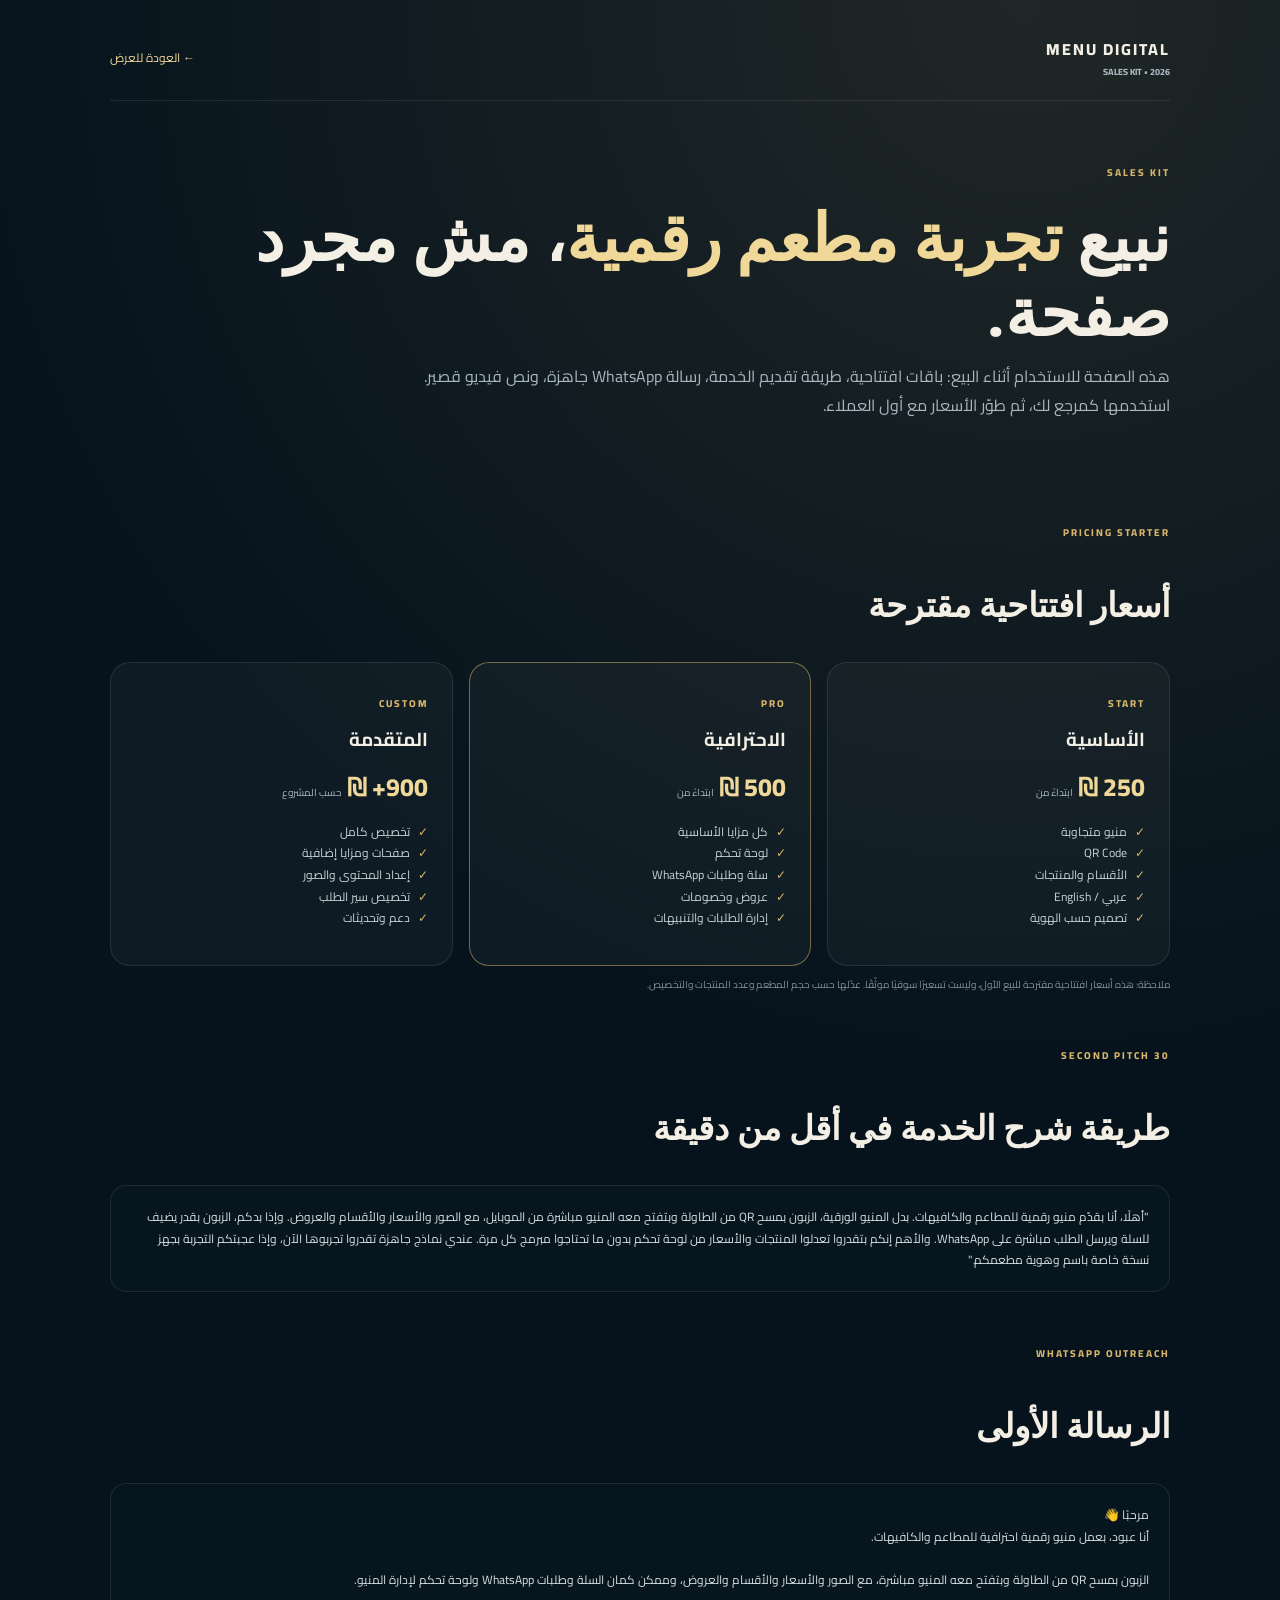
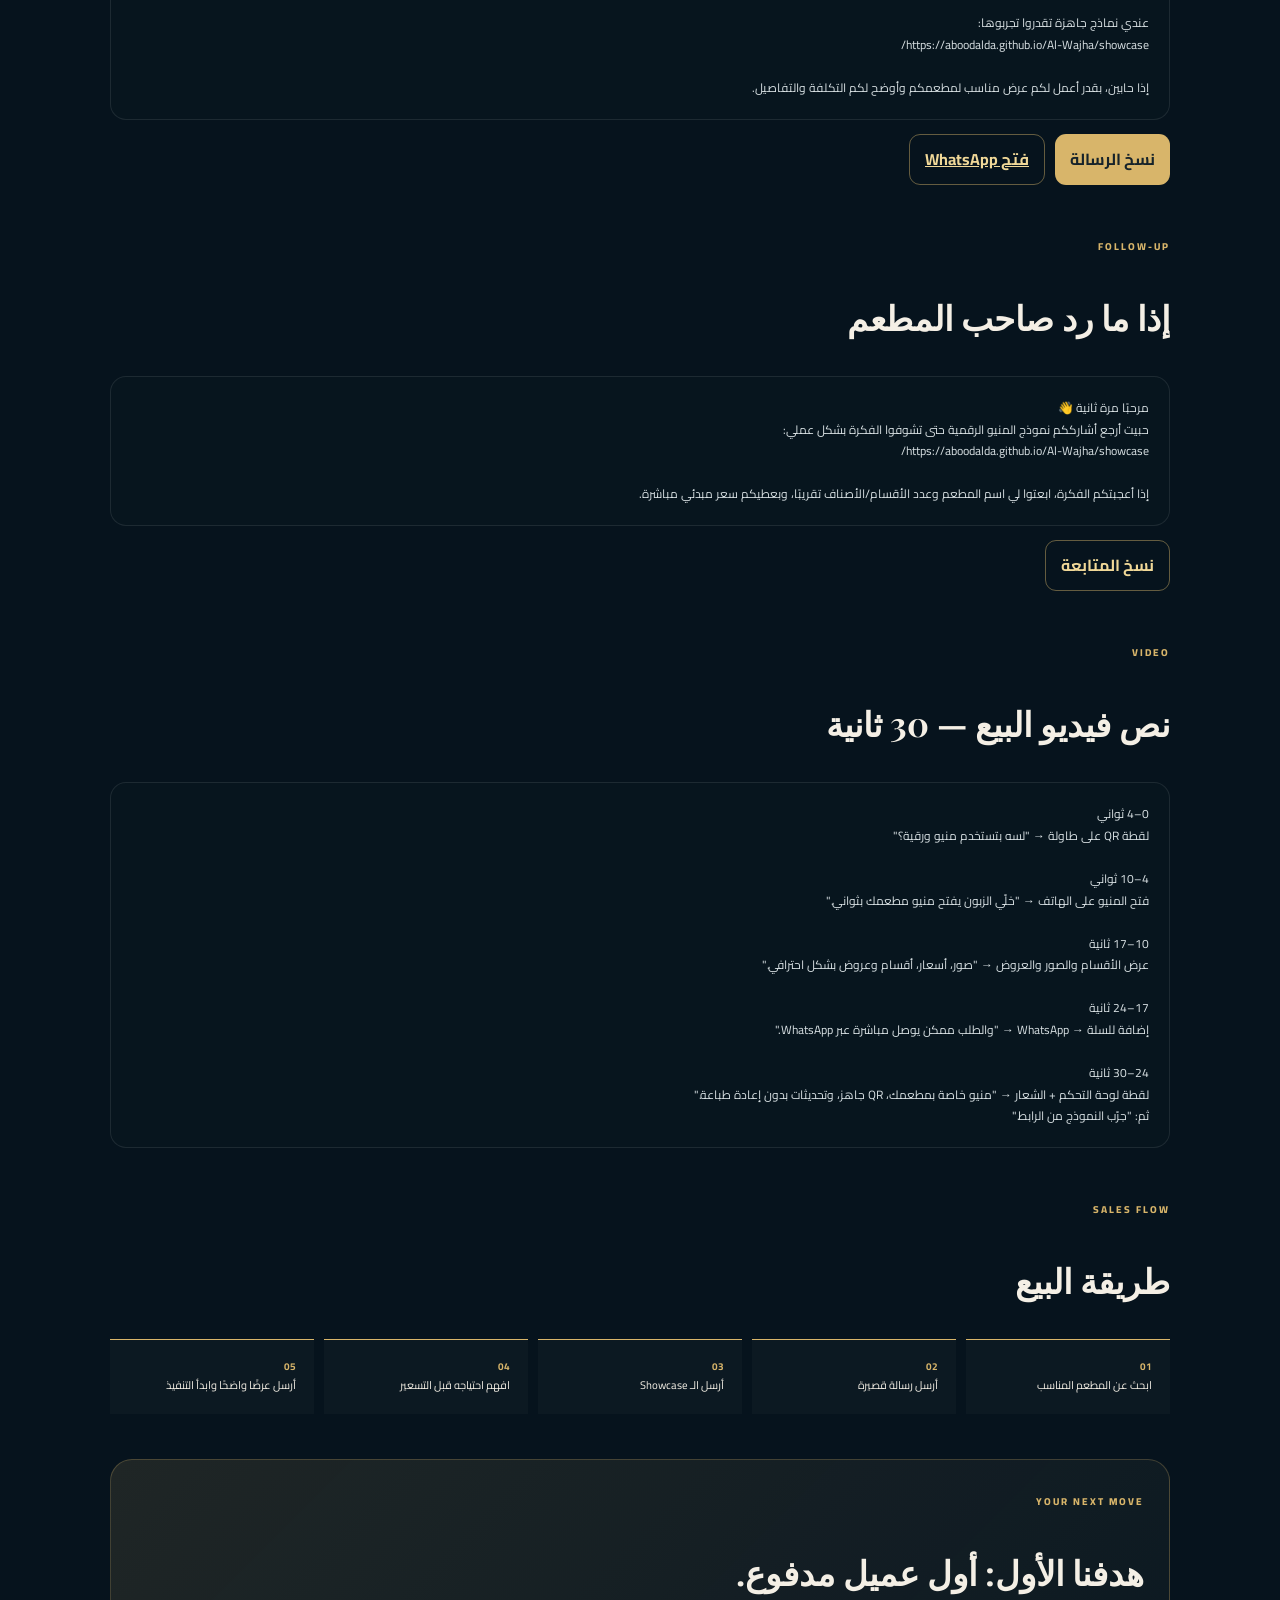
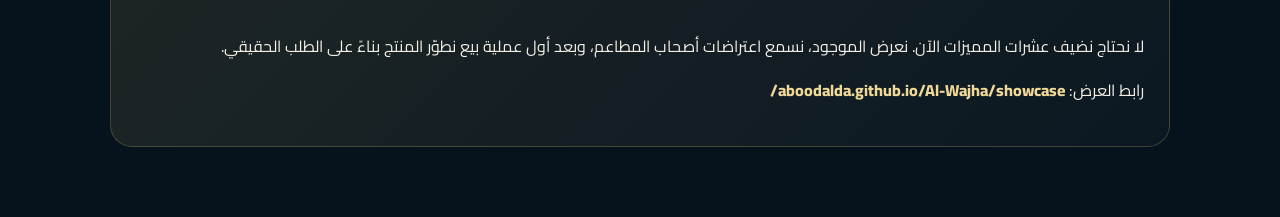
<file: showcase/sales-kit.html>
<!doctype html>
<html lang="ar" dir="rtl">
<head>
<meta charset="utf-8">
<meta name="viewport" content="width=device-width,initial-scale=1">
<title>Sales Kit — Digital Menu</title>
<link rel="preconnect" href="https://fonts.googleapis.com">
<link rel="preconnect" href="https://fonts.gstatic.com" crossorigin>
<link href="https://fonts.googleapis.com/css2?family=Cairo:wght@400;600;700;800&family=Playfair+Display:wght@600;700&display=swap" rel="stylesheet">
<style>
:root{--bg:#06131d;--panel:#0b1d29;--text:#f4efe5;--muted:#a9b7be;--gold:#d8b56a;--gold2:#f0d898;--line:rgba(255,255,255,.09)}
*{box-sizing:border-box}body{margin:0;background:radial-gradient(circle at 80% 0%,rgba(216,181,106,.12),transparent 30%),var(--bg);color:var(--text);font-family:Cairo,sans-serif;line-height:1.8}.wrap{max-width:1100px;margin:auto;padding:35px 20px 70px}.top{display:flex;justify-content:space-between;align-items:center;border-bottom:1px solid var(--line);padding-bottom:20px}.brand{font-weight:800;letter-spacing:2px}.brand small{display:block;color:var(--muted);font-size:9px;letter-spacing:0}.back{color:var(--gold2);text-decoration:none;font-size:12px}.hero{padding:55px 0 35px}.eyebrow{color:var(--gold);font-size:10px;font-weight:800;letter-spacing:2px}.hero h1{font-family:"Playfair Display",serif;font-size:clamp(38px,6vw,65px);line-height:1.15;margin:12px 0}.hero h1 em{font-style:normal;color:var(--gold2)}.hero p{color:var(--muted);max-width:760px}.grid{display:grid;grid-template-columns:repeat(3,1fr);gap:16px}.card{background:rgba(255,255,255,.035);border:1px solid var(--line);border-radius:20px;padding:24px}.card.featured{border-color:rgba(216,181,106,.5)}.card h2,.card h3{margin:7px 0}.price{font-size:25px;color:var(--gold2);font-weight:800}.price small{font-size:10px;color:var(--muted);font-weight:400}.card ul{list-style:none;padding:0;color:#c8d2d6;font-size:12px}.card li:before{content:"✓";color:var(--gold);margin-left:8px}.section{margin-top:45px}.section h2{font-family:"Playfair Display",serif;font-size:34px}.script,.message{white-space:pre-wrap;background:#07151e;border:1px solid var(--line);border-radius:16px;padding:20px;color:#d8e0e3;font-size:12px}.btn{border:1px solid rgba(216,181,106,.45);background:transparent;color:var(--gold2);padding:10px 15px;border-radius:11px;font:inherit;font-weight:700;cursor:pointer}.btn.primary{background:var(--gold);color:#16232a;border:0}.actions{display:flex;gap:10px;flex-wrap:wrap;margin-top:14px}.flow{display:grid;grid-template-columns:repeat(5,1fr);gap:10px}.flow div{padding:18px;border-top:1px solid var(--gold);background:rgba(255,255,255,.025);font-size:11px}.flow b{display:block;color:var(--gold);font-size:10px}.note{color:#7f929c;font-size:10px}.contact{background:linear-gradient(135deg,rgba(216,181,106,.12),rgba(255,255,255,.025));border:1px solid rgba(216,181,106,.25);border-radius:22px;padding:25px}.contact a{color:var(--gold2);text-decoration:none;font-weight:800}@media(max-width:800px){.grid{grid-template-columns:1fr}.flow{grid-template-columns:1fr 1fr}.hero{padding-top:35px}}@media(max-width:500px){.flow{grid-template-columns:1fr}.top{align-items:flex-start;gap:15px}.hero h1{font-size:42px}}
</style>
</head>
<body>
<div class="wrap">
<header class="top"><div class="brand">MENU DIGITAL<small>SALES KIT • 2026</small></div><a class="back" href="./">← العودة للعرض</a></header>
<section class="hero"><span class="eyebrow">SALES KIT</span><h1>نبيع <em>تجربة مطعم رقمية</em>، مش مجرد صفحة.</h1><p>هذه الصفحة للاستخدام أثناء البيع: باقات افتتاحية، طريقة تقديم الخدمة، رسالة WhatsApp جاهزة، ونص فيديو قصير. استخدمها كمرجع لك، ثم طوّر الأسعار مع أول العملاء.</p></section>

<section class="section"><span class="eyebrow">PRICING STARTER</span><h2>أسعار افتتاحية مقترحة</h2><div class="grid">
<article class="card"><span class="eyebrow">START</span><h3>الأساسية</h3><div class="price">250 ₪ <small>ابتداءً من</small></div><ul><li>منيو متجاوبة</li><li>QR Code</li><li>الأقسام والمنتجات</li><li>عربي / English</li><li>تصميم حسب الهوية</li></ul></article>
<article class="card featured"><span class="eyebrow">PRO</span><h3>الاحترافية</h3><div class="price">500 ₪ <small>ابتداءً من</small></div><ul><li>كل مزايا الأساسية</li><li>لوحة تحكم</li><li>سلة وطلبات WhatsApp</li><li>عروض وخصومات</li><li>إدارة الطلبات والتنبيهات</li></ul></article>
<article class="card"><span class="eyebrow">CUSTOM</span><h3>المتقدمة</h3><div class="price">900+ ₪ <small>حسب المشروع</small></div><ul><li>تخصيص كامل</li><li>صفحات ومزايا إضافية</li><li>إعداد المحتوى والصور</li><li>تخصيص سير الطلب</li><li>دعم وتحديثات</li></ul></article>
</div><p class="note">ملاحظة: هذه أسعار افتتاحية مقترحة للبيع الأول، وليست تسعيرًا سوقيًا موثّقًا. عدّلها حسب حجم المطعم وعدد المنتجات والتخصيص.</p></section>

<section class="section"><span class="eyebrow">30 SECOND PITCH</span><h2>طريقة شرح الخدمة في أقل من دقيقة</h2><div class="script">"أهلًا، أنا بقدّم منيو رقمية للمطاعم والكافيهات. بدل المنيو الورقية، الزبون بمسح QR من الطاولة وبتفتح معه المنيو مباشرة من الموبايل، مع الصور والأسعار والأقسام والعروض. وإذا بدكم، الزبون بقدر يضيف للسلة ويرسل الطلب مباشرة على WhatsApp. والأهم إنكم بتقدروا تعدلوا المنتجات والأسعار من لوحة تحكم بدون ما تحتاجوا مبرمج كل مرة. عندي نماذج جاهزة تقدروا تجربوها الآن، وإذا عجبتكم التجربة بجهز نسخة خاصة باسم وهوية مطعمكم."</div></section>

<section class="section"><span class="eyebrow">WHATSAPP OUTREACH</span><h2>الرسالة الأولى</h2><div class="message" id="msg1">مرحبًا 👋
أنا عبود، بعمل منيو رقمية احترافية للمطاعم والكافيهات.

الزبون بمسح QR من الطاولة وبتفتح معه المنيو مباشرة، مع الصور والأسعار والأقسام والعروض، وممكن كمان السلة وطلبات WhatsApp ولوحة تحكم لإدارة المنيو.

عندي نماذج جاهزة تقدروا تجربوها:
https://aboodalda.github.io/Al-Wajha/showcase/

إذا حابين، بقدر أعمل لكم عرض مناسب لمطعمكم وأوضح لكم التكلفة والتفاصيل.</div><div class="actions"><button class="btn primary" data-copy="msg1">نسخ الرسالة</button><a class="btn" href="https://wa.me/970592936150" target="_blank" rel="noopener">فتح WhatsApp</a></div></section>

<section class="section"><span class="eyebrow">FOLLOW-UP</span><h2>إذا ما رد صاحب المطعم</h2><div class="message" id="msg2">مرحبًا مرة ثانية 👋
حبيت أرجع أشارككم نموذج المنيو الرقمية حتى تشوفوا الفكرة بشكل عملي:
https://aboodalda.github.io/Al-Wajha/showcase/

إذا أعجبتكم الفكرة، ابعتوا لي اسم المطعم وعدد الأقسام/الأصناف تقريبًا، وبعطيكم سعر مبدئي مباشرة.</div><div class="actions"><button class="btn" data-copy="msg2">نسخ المتابعة</button></div></section>

<section class="section"><span class="eyebrow">VIDEO</span><h2>نص فيديو البيع — 30 ثانية</h2><div class="script">0–4 ثواني
لقطة QR على طاولة → "لسه بتستخدم منيو ورقية؟"

4–10 ثواني
فتح المنيو على الهاتف → "خلّي الزبون يفتح منيو مطعمك بثواني."

10–17 ثانية
عرض الأقسام والصور والعروض → "صور، أسعار، أقسام وعروض بشكل احترافي."

17–24 ثانية
إضافة للسلة → WhatsApp → "والطلب ممكن يوصل مباشرة عبر WhatsApp."

24–30 ثانية
لقطة لوحة التحكم + الشعار → "منيو خاصة بمطعمك، QR جاهز، وتحديثات بدون إعادة طباعة."
ثم: "جرّب النموذج من الرابط."</div></section>

<section class="section"><span class="eyebrow">SALES FLOW</span><h2>طريقة البيع</h2><div class="flow"><div><b>01</b>ابحث عن المطعم المناسب</div><div><b>02</b>أرسل رسالة قصيرة</div><div><b>03</b>أرسل الـ Showcase</div><div><b>04</b>افهم احتياجه قبل التسعير</div><div><b>05</b>أرسل عرضًا واضحًا وابدأ التنفيذ</div></div></section>

<section class="section"><div class="contact"><span class="eyebrow">YOUR NEXT MOVE</span><h2>هدفنا الأول: أول عميل مدفوع.</h2><p>لا نحتاج نضيف عشرات المميزات الآن. نعرض الموجود، نسمع اعتراضات أصحاب المطاعم، وبعد أول عملية بيع نطوّر المنتج بناءً على الطلب الحقيقي.</p><p>رابط العرض: <a href="https://aboodalda.github.io/Al-Wajha/showcase/" target="_blank" rel="noopener">aboodalda.github.io/Al-Wajha/showcase/</a></p></div></section>
</div>
<script>
document.querySelectorAll("[data-copy]").forEach(b=>b.addEventListener("click",async()=>{const el=document.getElementById(b.dataset.copy);try{await navigator.clipboard.writeText(el.textContent);const old=b.textContent;b.textContent="✓ تم النسخ";setTimeout(()=>b.textContent=old,1300)}catch{alert("انسخ النص يدويًا من المربع.")}}));
</script>
</body>
</html>
</file>
